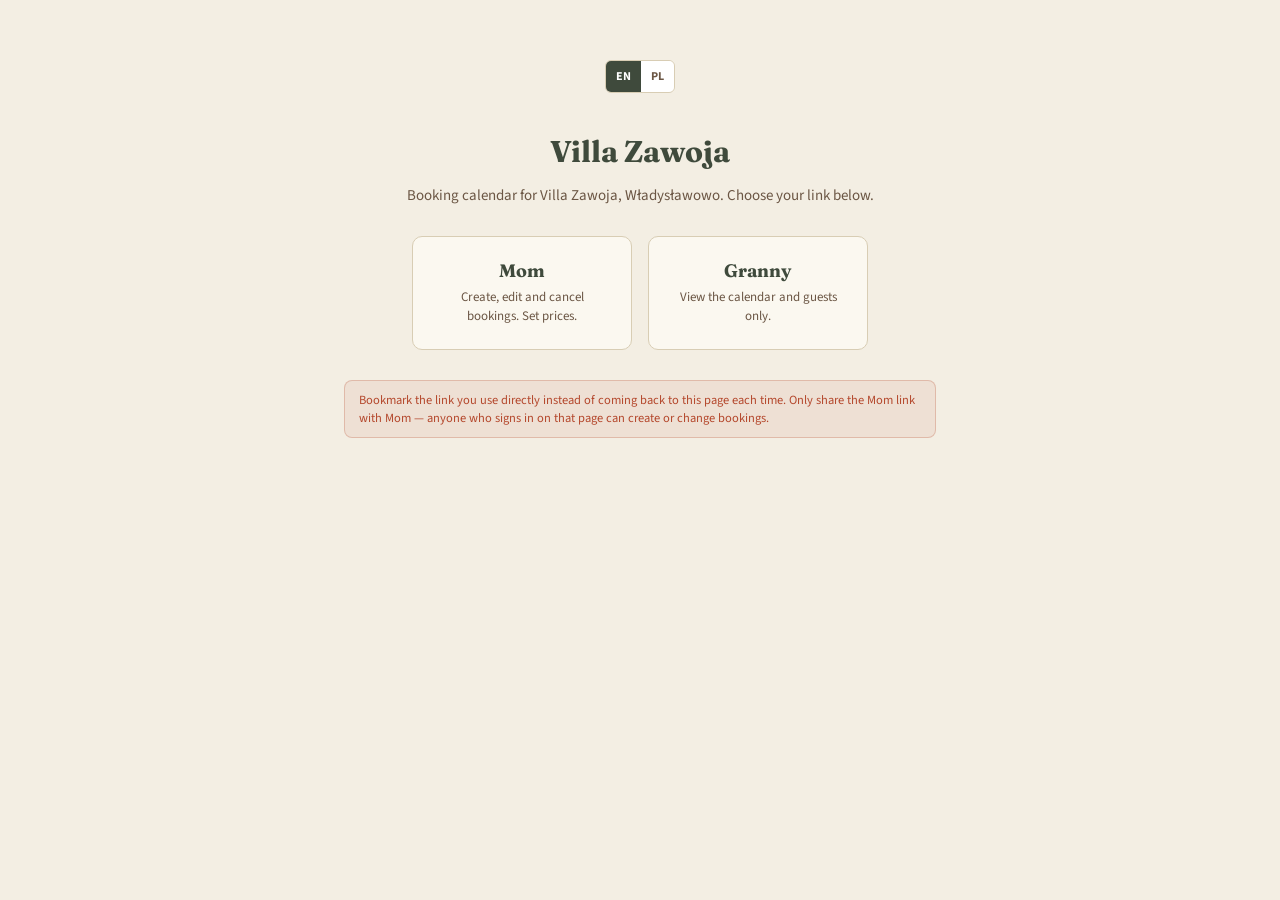
<file: index.html>
<!DOCTYPE html>
<html lang="en">
<head>
<meta charset="UTF-8">
<meta name="viewport" content="width=device-width, initial-scale=1">
<title>Villa Zawoja — Booking System</title>
<link rel="stylesheet" href="shared/styles.css">
</head>
<body>
<div class="landing">
  <div class="lang-toggle" id="langToggle" style="display:inline-flex; margin-bottom:20px;">
    <button data-lang="en" onclick="setLanguage('en')">EN</button>
    <button data-lang="pl" onclick="setLanguage('pl')">PL</button>
  </div>
  <h1>Villa Zawoja</h1>
  <p data-i18n="landingIntro">Booking calendar for Villa Zawoja, Władysławowo. Choose your link below.</p>
  <div class="landing-links">
    <a class="landing-card" href="mom/">
      <h2 data-i18n="landingMomTitle">Mom</h2>
      <p data-i18n="landingMomDesc">Create, edit and cancel bookings. Set prices.</p>
    </a>
    <a class="landing-card" href="granny/">
      <h2 data-i18n="landingGrannyTitle">Granny</h2>
      <p data-i18n="landingGrannyDesc">View the calendar and guests only.</p>
    </a>
  </div>
  <div class="landing-warning" data-i18n="landingWarning">
    Bookmark the link you use directly instead of coming back to this page each time. Only share the Mom link with Mom — anyone who signs in on that page can create or change bookings.
  </div>
</div>
<script src="shared/strings.js"></script>
<script>applyStrings(); updateLangToggleUI();</script>
</body>
</html>
</file>
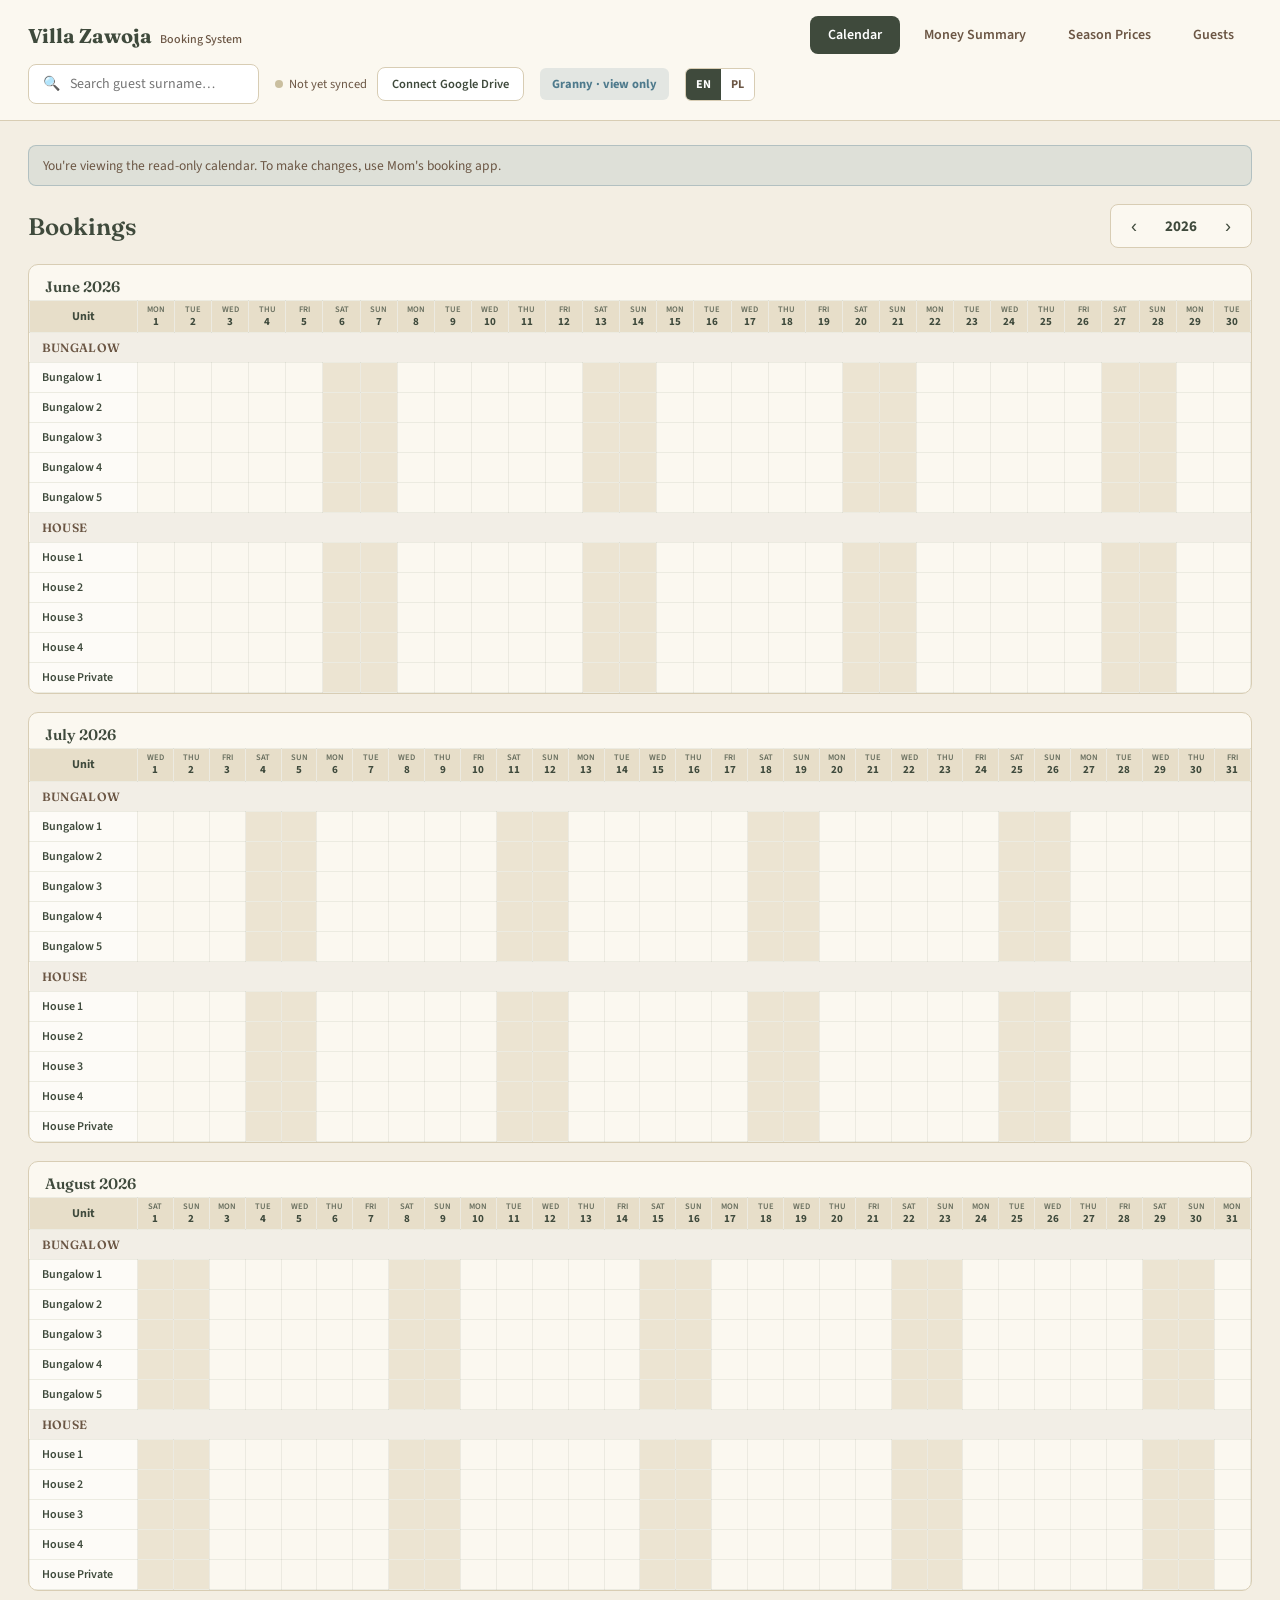
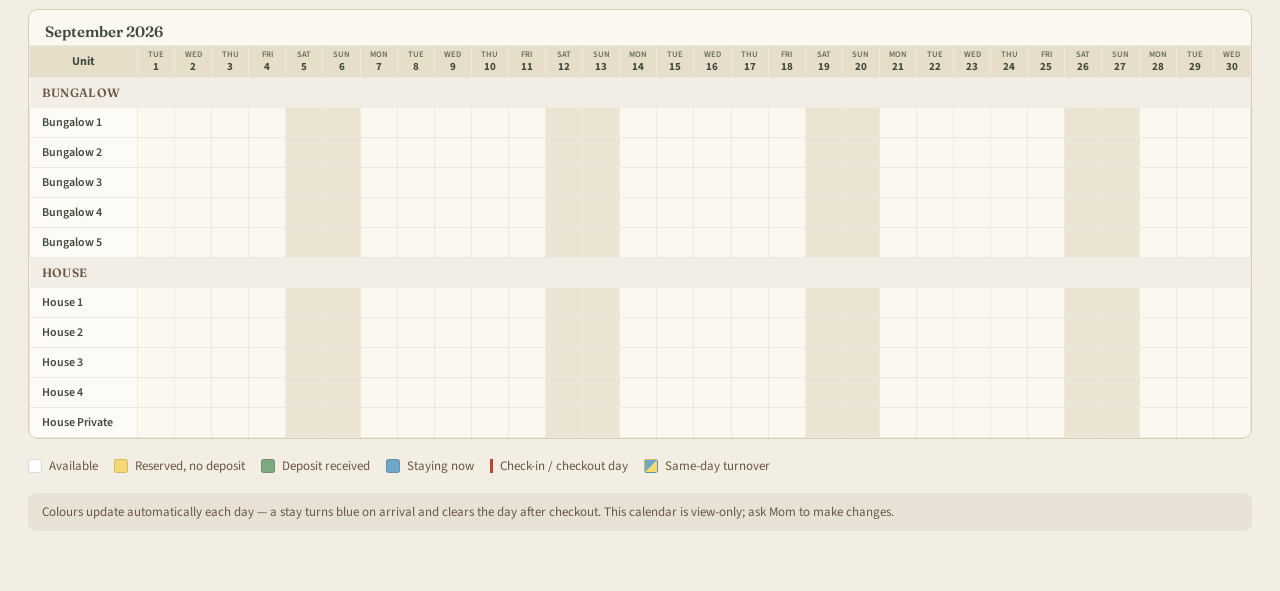
<file: granny/index.html>
<!DOCTYPE html>
<html lang="en">
<head>
<meta charset="UTF-8">
<meta name="viewport" content="width=device-width, initial-scale=1">
<title>Villa Zawoja — Booking Calendar (Granny)</title>
<link rel="stylesheet" href="../shared/styles.css">
</head>
<body>

<div class="toast" id="toast"></div>

<div class="topbar">
  <div class="brand"><span data-i18n="appName">Villa Zawoja</span> <small data-i18n="appTagline">Booking System</small></div>
  <div class="tabs">
    <button class="tab active" onclick="showScreen('calendar', this)" data-i18n="tabCalendar">Calendar</button>
    <button class="tab" onclick="showScreen('summary', this)" data-i18n="tabSummary">Money Summary</button>
    <button class="tab" onclick="showScreen('prices', this)" data-i18n="tabPrices">Season Prices</button>
    <button class="tab" onclick="showScreen('guests', this)" data-i18n="tabGuests">Guests</button>
  </div>
  <div style="display:flex; align-items:center; gap:16px; flex-wrap:wrap;">
    <div class="search-wrap">
      <div class="search-box">🔍 <input id="searchInput" data-i18n-placeholder="searchPlaceholder" placeholder="Search guest surname…" oninput="handleSearch(this.value)"></div>
      <div class="search-results" id="searchResults" style="display:none;"></div>
    </div>
    <div class="sync-bar">
      <div class="sync-status" id="syncStatus"><span class="sync-dot" id="syncDot"></span><span id="syncStatusText" data-i18n="neverSynced">Not yet synced</span></div>
      <button class="btn-secondary" id="connectBtn" style="padding:7px 14px; font-size:12.5px;" onclick="connectDrive()" data-i18n="connectDrive">Connect Google Drive</button>
    </div>
    <div class="role-badge" data-i18n="grannyViewBadge">Granny · view only</div>
    <div class="lang-toggle" id="langToggle">
      <button data-lang="en" onclick="setLanguage('en')">EN</button>
      <button data-lang="pl" onclick="setLanguage('pl')">PL</button>
    </div>
  </div>
</div>

<div class="page">

  <div class="screen active" id="screen-calendar">
    <div id="viewOnlyBanner" class="view-only-banner" data-i18n="viewOnlyBanner"></div>
    <div class="section-title">
      <h1 data-i18n="bookingsHeading">Bookings</h1>
      <div class="year-nav">
        <button id="prevYearBtn" onclick="changeYear(-1)">‹</button>
        <span class="year-label" id="yearLabel">2026</span>
        <button id="nextYearBtn" onclick="changeYear(1)">›</button>
      </div>
    </div>
    <div id="monthGrids"></div>
    <div class="legend">
      <div class="legend-item"><div class="swatch" style="background:#fff;"></div><span data-i18n="legendAvailable">Available</span></div>
      <div class="legend-item"><div class="swatch" style="background:var(--status-reserved)"></div><span data-i18n="legendReserved">Reserved, no deposit</span></div>
      <div class="legend-item"><div class="swatch" style="background:var(--status-deposit)"></div><span data-i18n="legendDeposit">Deposit received</span></div>
      <div class="legend-item"><div class="swatch" style="background:var(--status-staying)"></div><span data-i18n="legendStaying">Staying now</span></div>
      <div class="legend-item"><div class="dash-sample"></div><span data-i18n="legendCheckInOut">Check-in / checkout day</span></div>
      <div class="legend-item"><div class="swatch" style="background:linear-gradient(135deg,var(--status-staying) 49%,var(--status-reserved) 51%)"></div><span data-i18n="legendTurnover">Same-day turnover</span></div>
    </div>
    <div class="hint" id="calendarHint" data-i18n="calendarHintViewOnly"></div>
  </div>

  <div class="screen" id="screen-summary">
    <div class="section-title"><h1><span data-i18n="moneySummaryHeading">Money Summary — </span><span id="summaryYearLabel">2026</span></h1></div>
    <div class="summary-grid" id="summaryGrid"></div>
    <div class="deposits-section">
      <div class="section-title">
        <h1 style="font-size:19px;" data-i18n="depositsHeading">Current Bookings — Deposits &amp; Balances</h1>
        <p class="note" style="margin:0;" data-i18n="depositsNote">This season only</p>
      </div>
      <div id="depositsTableWrap"></div>
    </div>
  </div>

  <div class="screen" id="screen-prices">
    <div class="section-title">
      <h1><span data-i18n="pricesHeading">Season Prices — </span><span id="priceYearLabel">2026</span></h1>
      <span style="font-size:13px;color:var(--timber)" id="priceCopyNote"></span>
    </div>
    <div id="priceTableWrap"></div>
  </div>

  <div class="screen" id="screen-guests">
    <div class="section-title"><h1 data-i18n="guestsHeading">Guests</h1></div>
    <div class="guest-layout">
      <div class="guest-list" id="guestList"></div>
      <div class="profile-card" id="profileCard"></div>
    </div>
  </div>

</div>

<script src="https://accounts.google.com/gsi/client" async defer></script>
<script src="../shared/config.js"></script>
<script src="../shared/strings.js"></script>
<script>const CAN_EDIT = false;</script>
<script src="../shared/app-core.js"></script>
<script src="granny-app.js"></script>
</body>
</html>
</file>
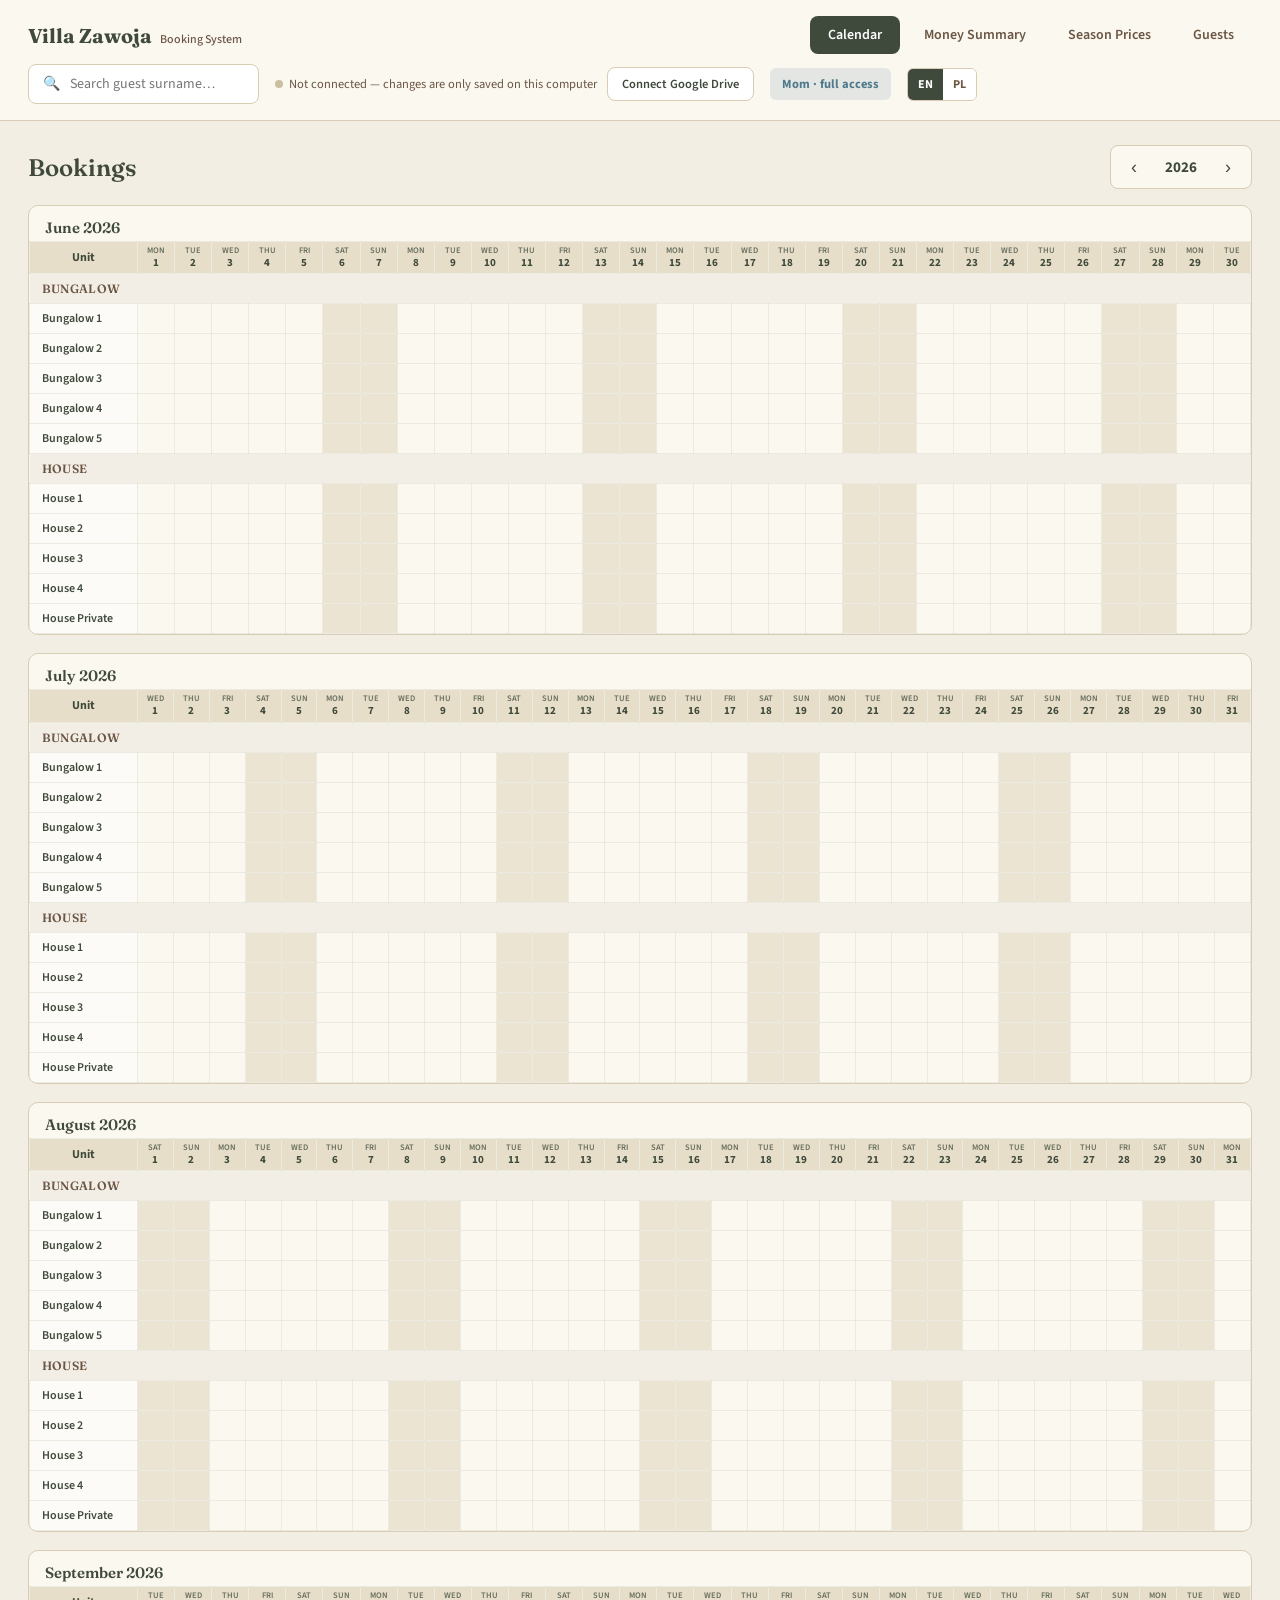
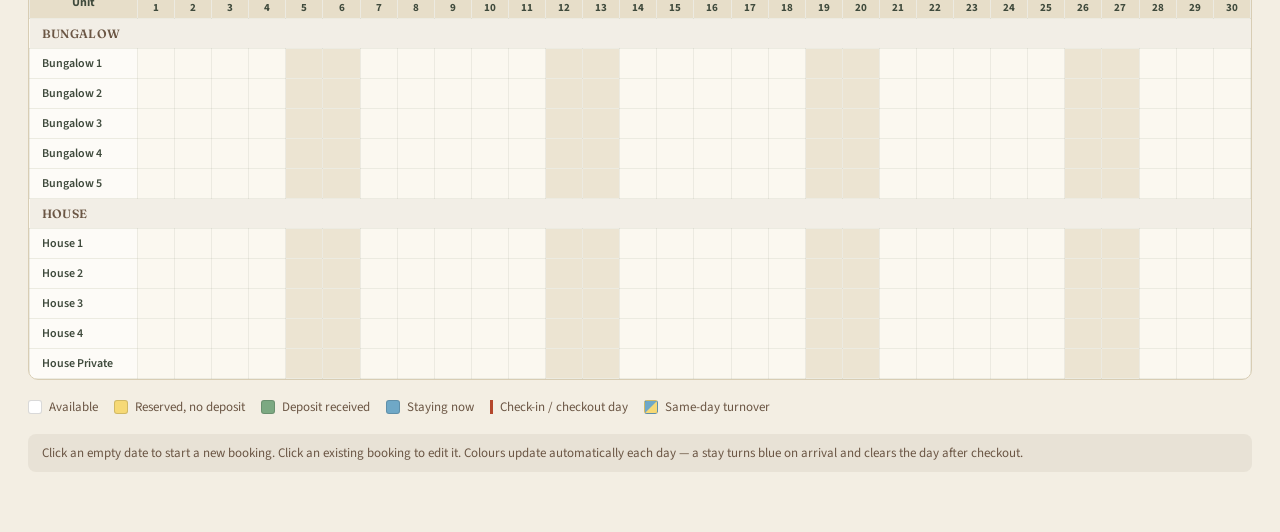
<file: mom/index.html>
<!DOCTYPE html>
<html lang="en">
<head>
<meta charset="UTF-8">
<meta name="viewport" content="width=device-width, initial-scale=1">
<title>Villa Zawoja — Booking System (Mom)</title>
<link rel="stylesheet" href="../shared/styles.css">
</head>
<body>

<div class="toast" id="toast"></div>

<div class="topbar">
  <div class="brand"><span data-i18n="appName">Villa Zawoja</span> <small data-i18n="appTagline">Booking System</small></div>
  <div class="tabs">
    <button class="tab active" onclick="showScreen('calendar', this)" data-i18n="tabCalendar">Calendar</button>
    <button class="tab" onclick="showScreen('summary', this)" data-i18n="tabSummary">Money Summary</button>
    <button class="tab" onclick="showScreen('prices', this)" data-i18n="tabPrices">Season Prices</button>
    <button class="tab" onclick="showScreen('guests', this)" data-i18n="tabGuests">Guests</button>
  </div>
  <div style="display:flex; align-items:center; gap:16px; flex-wrap:wrap;">
    <div class="search-wrap">
      <div class="search-box">🔍 <input id="searchInput" data-i18n-placeholder="searchPlaceholder" placeholder="Search guest surname…" oninput="handleSearch(this.value)"></div>
      <div class="search-results" id="searchResults" style="display:none;"></div>
    </div>
    <div class="sync-bar">
      <div class="sync-status" id="syncStatus"><span class="sync-dot" id="syncDot"></span><span id="syncStatusText" data-i18n="notConnected">Not connected — changes are only saved on this computer</span></div>
      <button class="btn-secondary" id="connectBtn" style="padding:7px 14px; font-size:12.5px;" onclick="connectDrive()" data-i18n="connectDrive">Connect Google Drive</button>
      <div class="share-row" id="shareRow" style="display:none;">
        <input type="text" id="shareEmail" data-i18n-placeholder="shareWithPlaceholder" placeholder="granny@example.com">
        <button class="btn-secondary" style="padding:6px 12px; font-size:12.5px;" onclick="shareWithGranny()" data-i18n="shareWithBtn">Share</button>
      </div>
    </div>
    <div class="role-badge" data-i18n="momEditBadge">Mom · full access</div>
    <div class="lang-toggle" id="langToggle">
      <button data-lang="en" onclick="setLanguage('en')">EN</button>
      <button data-lang="pl" onclick="setLanguage('pl')">PL</button>
    </div>
  </div>
</div>

<div class="page">

  <div class="screen active" id="screen-calendar">
    <div id="viewOnlyBanner" class="view-only-banner" style="display:none;" data-i18n="viewOnlyBanner"></div>
    <div class="section-title">
      <h1 data-i18n="bookingsHeading">Bookings</h1>
      <div class="year-nav">
        <button id="prevYearBtn" onclick="changeYear(-1)">‹</button>
        <span class="year-label" id="yearLabel">2026</span>
        <button id="nextYearBtn" onclick="changeYear(1)">›</button>
      </div>
    </div>
    <div id="monthGrids"></div>
    <div class="legend">
      <div class="legend-item"><div class="swatch" style="background:#fff;"></div><span data-i18n="legendAvailable">Available</span></div>
      <div class="legend-item"><div class="swatch" style="background:var(--status-reserved)"></div><span data-i18n="legendReserved">Reserved, no deposit</span></div>
      <div class="legend-item"><div class="swatch" style="background:var(--status-deposit)"></div><span data-i18n="legendDeposit">Deposit received</span></div>
      <div class="legend-item"><div class="swatch" style="background:var(--status-staying)"></div><span data-i18n="legendStaying">Staying now</span></div>
      <div class="legend-item"><div class="dash-sample"></div><span data-i18n="legendCheckInOut">Check-in / checkout day</span></div>
      <div class="legend-item"><div class="swatch" style="background:linear-gradient(135deg,var(--status-staying) 49%,var(--status-reserved) 51%)"></div><span data-i18n="legendTurnover">Same-day turnover</span></div>
    </div>
    <div class="hint" id="calendarHint" data-i18n="calendarHint"></div>
  </div>

  <div class="screen" id="screen-summary">
    <div class="section-title"><h1><span data-i18n="moneySummaryHeading">Money Summary — </span><span id="summaryYearLabel">2026</span></h1></div>
    <div class="summary-grid" id="summaryGrid"></div>
    <div class="deposits-section">
      <div class="section-title">
        <h1 style="font-size:19px;" data-i18n="depositsHeading">Current Bookings — Deposits &amp; Balances</h1>
        <p class="note" style="margin:0;" data-i18n="depositsNote">This season only</p>
      </div>
      <div id="depositsTableWrap"></div>
    </div>
  </div>

  <div class="screen" id="screen-prices">
    <div class="section-title">
      <h1><span data-i18n="pricesHeading">Season Prices — </span><span id="priceYearLabel">2026</span></h1>
      <span style="font-size:13px;color:var(--timber)" id="priceCopyNote"></span>
    </div>
    <div id="priceTableWrap"></div>
    <div style="margin-top:18px;"><button class="btn-primary" id="savePricesBtn" onclick="savePrices()" data-i18n="savePricesBtn">Save prices</button></div>
  </div>

  <div class="screen" id="screen-guests">
    <div class="section-title"><h1 data-i18n="guestsHeading">Guests</h1></div>
    <div class="guest-layout">
      <div class="guest-list" id="guestList"></div>
      <div class="profile-card" id="profileCard"></div>
    </div>
  </div>

</div>

<div class="modal-overlay" id="modalOverlay" style="display:none;">
  <div class="modal">
    <h2 id="modalTitle">New booking</h2>
    <div class="sub" id="modalSub"></div>
    <div class="warning-box" id="turnoverWarning" style="display:none;"></div>
    <div class="error-box" id="errorBox" style="display:none;"></div>
    <input type="hidden" id="f_unit">
    <input type="hidden" id="f_editId">
    <div class="row-2">
      <div class="field"><label data-i18n="fieldStart">Start date</label><input type="date" id="f_start" onchange="onDatesChanged()"></div>
      <div class="field"><label data-i18n="fieldEnd">End date (checkout day)</label><input type="date" id="f_end" onchange="onDatesChanged()"></div>
    </div>
    <div class="field"><label data-i18n="fieldSurname">Guest surname</label><input type="text" id="f_surname"></div>
    <div class="field"><label data-i18n="fieldPhone">Phone number</label><input type="text" id="f_phone"></div>
    <div class="field">
      <label data-i18n="fieldRates">Nightly rate by month (zł)</label>
      <div id="ratesContainer" class="rates-container"></div>
    </div>
    <div class="row-2">
      <div class="field"><label data-i18n="fieldDiscount">Discount (zł)</label><input type="number" id="f_discount" onchange="recalcBalance()"></div>
      <div class="field">
        <label data-i18n="fieldDeposit">Deposit / Paid (zł)</label>
        <input type="number" id="f_deposit" onchange="recalcBalance()">
        <div class="add-payment-row">
          <input type="number" id="f_addPayment" data-i18n-placeholder="addPaymentPlaceholder" placeholder="Add a payment (zł)">
          <button type="button" class="btn-secondary" onclick="addPayment()" data-i18n="addPaymentBtn">Add</button>
        </div>
      </div>
    </div>
    <div class="field"><label data-i18n="fieldNote">Note (optional)</label><textarea rows="2" id="f_note"></textarea></div>
    <div class="balance-line"><span data-i18n="outstandingBalance">Outstanding balance</span><span id="f_balance">0 zł</span></div>
    <div class="modal-actions">
      <div>
        <button class="btn-danger" id="cancelBookingBtn" style="display:none;" onclick="cancelBooking()" data-i18n="clearBooking">Clear booking</button>
      </div>
      <div class="right-group">
        <button class="btn-secondary" onclick="closeModal()" data-i18n="cancel">Cancel</button>
        <button class="btn-primary" onclick="saveBooking()" data-i18n="saveBooking">Save booking</button>
      </div>
    </div>
  </div>
</div>

<script src="https://accounts.google.com/gsi/client" async defer></script>
<script src="../shared/config.js"></script>
<script src="../shared/strings.js"></script>
<script>const CAN_EDIT = true;</script>
<script src="../shared/app-core.js"></script>
<script src="mom-app.js"></script>
</body>
</html>
</file>
<file: shared/styles.css>
@import url('https://fonts.googleapis.com/css2?family=Fraunces:opsz,wght@9..144,500;9..144,600;9..144,700&family=Source+Sans+3:wght@400;500;600;700&display=swap');

:root {
  --font-display: 'Fraunces', serif;
  --font-body: 'Source Sans 3', sans-serif;
  --bg: #F3EEE3;
  --bg-panel: #FBF8F0;
  --bg-header: #E7DEC9;
  --bg-weekend: #ECE4D2;
  --border: #D8CDB4;
  --pine: #3F4A3C;
  --timber: #6B5644;
  --sea: #4E7A8C;
  --clay: #B4472C;
  --status-available: #ffffff;
  --status-reserved: #F6D976;
  --status-deposit: #7CA982;
  --status-staying: #6FA8C7;
  --radius: 10px;
}
* { box-sizing: border-box; }
body { margin: 0; font-family: var(--font-body); background: var(--bg); color: var(--pine); }

.topbar { display: flex; align-items: center; justify-content: space-between; padding: 16px 28px; border-bottom: 1px solid var(--border); background: var(--bg-panel); flex-wrap: wrap; gap: 10px; }
.topbar .brand { font-family: var(--font-display); font-weight: 700; font-size: 20px; display: flex; align-items: baseline; gap: 8px; }
.topbar .brand small { font-family: var(--font-body); font-weight: 500; font-size: 12px; color: var(--timber); }
.topbar .tabs { display: flex; gap: 6px; flex-wrap: wrap; }
.tab { font-family: var(--font-body); font-size: 14px; font-weight: 600; padding: 9px 18px; border-radius: 8px; cursor: pointer; color: var(--timber); background: transparent; border: none; }
.tab.active { background: var(--pine); color: #fff; }
.search-box { display: flex; align-items: center; gap: 8px; background: #fff; border: 1px solid var(--border); border-radius: 8px; padding: 8px 14px; font-size: 14px; color: var(--pine); min-width: 220px; }
.search-box input { border: none; outline: none; font-family: var(--font-body); font-size: 14px; flex: 1; background: transparent; color: var(--pine); }
.search-results { position: absolute; background: #fff; border: 1px solid var(--border); border-radius: 8px; margin-top: 6px; width: 260px; max-height: 260px; overflow-y: auto; box-shadow: 0 6px 20px rgba(0,0,0,0.12); z-index: 60; }
.search-results div { padding: 10px 14px; font-size: 13.5px; cursor: pointer; border-bottom: 1px solid var(--border); }
.search-results div:hover { background: var(--bg-header); }
.search-results div:last-child { border-bottom: none; }
.search-wrap { position: relative; }

.role-switch { display: flex; align-items: center; gap: 8px; font-size: 12.5px; color: var(--timber); }
.role-badge { font-weight: 700; font-size: 12.5px; padding: 7px 12px; border-radius: 6px; background: rgba(78,122,140,0.14); color: var(--sea); white-space: nowrap; }

.lang-toggle { display: flex; border: 1px solid var(--border); border-radius: 6px; overflow: hidden; }
.lang-toggle button { font-family: var(--font-body); font-size: 12px; font-weight: 700; padding: 7px 10px; border: none; background: #fff; color: var(--timber); cursor: pointer; }
.lang-toggle button.active { background: var(--pine); color: #fff; }

.sync-bar { display: flex; align-items: center; gap: 10px; font-size: 12.5px; color: var(--timber); flex-wrap: wrap; }
.sync-status { display: flex; align-items: center; gap: 6px; white-space: nowrap; }
.sync-dot { width: 8px; height: 8px; border-radius: 50%; background: #cabf9f; flex-shrink: 0; }
.sync-dot.ok { background: var(--status-deposit); }
.sync-dot.error { background: var(--clay); }
.sync-dot.pending { background: var(--status-reserved); }
.share-row { display: flex; align-items: center; gap: 8px; }
.share-row input { font-family: var(--font-body); font-size: 12.5px; padding: 6px 10px; border: 1px solid var(--border); border-radius: 6px; width: 190px; }

.page { max-width: 1280px; margin: 0 auto; padding: 24px 28px 60px; }
.section-title { display: flex; align-items: center; justify-content: space-between; margin-bottom: 16px; flex-wrap: wrap; gap: 12px; }
.section-title h1 { font-family: var(--font-display); font-size: 24px; font-weight: 600; margin: 0; }
.section-title p.note { font-size: 13px; color: var(--timber); margin: 4px 0 0; }

.year-nav { display: flex; align-items: center; gap: 10px; background: var(--bg-panel); border: 1px solid var(--border); border-radius: 8px; padding: 6px 8px; }
.year-nav button { background: none; border: none; font-size: 18px; color: var(--pine); cursor: pointer; width: 30px; height: 30px; border-radius: 6px; }
.year-nav button:hover { background: var(--bg-header); }
.year-nav button:disabled { opacity: 0.3; cursor: not-allowed; }
.year-nav .year-label { font-weight: 700; font-size: 15px; padding: 0 6px; }

.btn-primary { font-family: var(--font-body); font-weight: 700; font-size: 14px; background: var(--pine); color: #fff; border: none; border-radius: 8px; padding: 11px 20px; cursor: pointer; }
.btn-primary:disabled { opacity: 0.4; cursor: not-allowed; }
.btn-secondary { font-family: var(--font-body); font-weight: 600; font-size: 14px; background: #fff; color: var(--pine); border: 1px solid var(--border); border-radius: 8px; padding: 10px 18px; cursor: pointer; }
.btn-danger { font-family: var(--font-body); font-weight: 600; font-size: 13px; background: #fff; color: var(--clay); border: 1px solid var(--clay); border-radius: 8px; padding: 9px 16px; cursor: pointer; }

.grid-shell { border: 1px solid var(--border); border-radius: var(--radius); background: var(--bg-panel); overflow-x: auto; }
.month-strip { display: flex; font-family: var(--font-display); font-size: 15px; font-weight: 600; padding: 12px 16px 4px; }

table { border-collapse: collapse; width: 100%; font-size: 12px; table-layout: fixed; min-width: 900px; }
th, td { border: 1px solid rgba(63,74,60,0.08); padding: 0; text-align: center; height: 28px; position: relative; }
.unit-col { width: 108px; }
.grid-header th { background: var(--bg-header); color: var(--pine); font-weight: 700; padding: 3px 2px; line-height: 1.3; }
.grid-header .dow { display:block; font-size: 8.5px; font-weight: 600; opacity: 0.75; text-transform: uppercase; }
.grid-header .dnum { display:block; font-size: 11px; font-weight: 700; }
.weekend { background: var(--bg-weekend); }
.today-col { box-shadow: inset 0 0 0 2px var(--clay); }

.unit-group-label td { font-family: var(--font-display); font-size: 12px; font-weight: 600; text-align: left; padding: 7px 12px !important; border: none; letter-spacing: 0.03em; text-transform: uppercase; color: var(--timber); background: rgba(107,86,68,0.06); }
.unit-label-cell { font-weight: 600; font-size: 12px; text-align: left; padding: 6px 12px !important; white-space: nowrap; background: rgba(255,255,255,0.5); }

.status-reserved { background: var(--status-reserved); color: var(--pine); cursor: pointer; }
.status-deposit { background: var(--status-deposit); color: var(--pine); cursor: pointer; }
.status-staying { background: var(--status-staying); color: var(--pine); cursor: pointer; }
td.status-available:hover { background: #f0ebdd; cursor: pointer; }
td.status-available.locked:hover { background: transparent; cursor: default; }

.dash-in::before, .dash-out::after { content: ""; position: absolute; top: 4px; bottom: 4px; width: 3px; background: var(--clay); }
.dash-in::before { left: 0; }
.dash-out::after { right: 0; }

.surname-label { position: absolute; top: 50%; left: 4px; transform: translateY(-50%); font-size: 10px; font-weight: 700; white-space: nowrap; z-index: 2; pointer-events: none; max-width: 95%; overflow: hidden; text-overflow: ellipsis; }
.surname-label-inline { font-size: 10.5px; font-weight: 700; display: block; text-align: left; padding: 0 6px; white-space: nowrap; overflow: hidden; text-overflow: ellipsis; }

.split-cell { cursor: pointer; }

.legend { display: flex; flex-wrap: wrap; gap: 16px; margin-top: 14px; font-size: 13px; color: var(--timber); }
.legend-item { display: flex; align-items: center; gap: 7px; }
.swatch { width: 14px; height: 14px; border-radius: 3px; border: 1px solid rgba(0,0,0,0.15); }
.dash-sample { width: 3px; height: 14px; background: var(--clay); }

.hint { margin-top: 18px; font-size: 13px; color: var(--timber); background: rgba(107,86,68,0.08); border-radius: 8px; padding: 10px 14px; }
.view-only-banner { margin-bottom: 18px; font-size: 13.5px; color: var(--timber); background: rgba(78,122,140,0.12); border: 1px solid rgba(78,122,140,0.3); border-radius: 8px; padding: 10px 14px; }

.modal-overlay { position: fixed; inset: 0; background: rgba(63,54,40,0.35); display: flex; align-items: center; justify-content: center; z-index: 100; }
.modal { background: var(--bg-panel); border-radius: 14px; padding: 28px 30px; width: 440px; max-height: 90vh; overflow-y: auto; box-shadow: 0 10px 40px rgba(0,0,0,0.25); border: 1px solid var(--border); }
.modal h2 { font-family: var(--font-display); font-size: 20px; margin: 0 0 4px; }
.modal .sub { font-size: 13px; color: var(--timber); margin-bottom: 20px; }
.field { margin-bottom: 14px; }
.field label { display: block; font-size: 12.5px; font-weight: 700; color: var(--timber); margin-bottom: 5px; }
.field input, .field textarea { width: 100%; font-family: var(--font-body); font-size: 14px; padding: 10px 12px; border: 1px solid var(--border); border-radius: 7px; background: #fff; color: var(--pine); }
.field input:invalid, .field input.err { border-color: var(--clay); }
.field .err-msg { color: var(--clay); font-size: 12px; margin-top: 4px; display: none; }
.row-2 { display: flex; gap: 12px; }
.row-2 .field { flex: 1; }
.rates-container { display: flex; flex-direction: column; gap: 8px; }
.rate-row { display: flex; align-items: center; justify-content: space-between; gap: 10px; background: rgba(107,86,68,0.06); border-radius: 7px; padding: 8px 10px 8px 12px; }
.rate-row .rate-row-label { font-size: 13px; font-weight: 600; color: var(--pine); }
.rate-row .rate-row-nights { font-weight: 400; color: var(--timber); font-size: 12px; }
.rate-row input { width: 90px; padding: 6px 8px; border: 1px solid var(--border); border-radius: 6px; font-size: 13.5px; text-align: right; }

.add-payment-row { display: flex; gap: 8px; margin-top: 8px; }
.add-payment-row input { flex: 1; font-family: var(--font-body); font-size: 13px; padding: 8px 10px; border: 1px solid var(--border); border-radius: 6px; background: #fff; color: var(--pine); }
.add-payment-row button { padding: 8px 14px; font-size: 13px; }

.balance-line { display: flex; justify-content: space-between; background: rgba(78,122,140,0.1); border-radius: 8px; padding: 10px 14px; font-size: 13.5px; font-weight: 700; color: var(--sea); margin-bottom: 18px; }
.modal-actions { display: flex; gap: 10px; justify-content: space-between; margin-top: 4px; }
.modal-actions .right-group { display: flex; gap: 10px; }
.warning-box { background: #FCF0DE; border: 1px solid #E8C583; color: #7A5A18; font-size: 12.5px; padding: 9px 12px; border-radius: 7px; margin-bottom: 14px; }
.error-box { background: #FBE4DE; border: 1px solid var(--clay); color: #8a3016; font-size: 12.5px; padding: 9px 12px; border-radius: 7px; margin-bottom: 14px; }

.guest-layout { display: flex; gap: 24px; align-items: flex-start; flex-wrap: wrap; }
.guest-list { background: var(--bg-panel); border: 1px solid var(--border); border-radius: var(--radius); width: 260px; overflow: hidden; max-height: 560px; overflow-y: auto; }
.guest-list-item { padding: 12px 16px; font-size: 14px; font-weight: 600; border-bottom: 1px solid var(--border); cursor: pointer; }
.guest-list-item:last-child { border-bottom: none; }
.guest-list-item:hover { background: var(--bg-header); }
.guest-list-item.active { background: var(--pine); color: #fff; }

.profile-card { background: var(--bg-panel); border: 1px solid var(--border); border-radius: var(--radius); padding: 24px; flex: 1; min-width: 320px; max-width: 440px; }
.profile-card h2 { font-family: var(--font-display); font-size: 22px; margin: 0 0 4px; }
.profile-card .meta { color: var(--timber); font-size: 13px; margin-bottom: 20px; }
.profile-row { display: flex; justify-content: space-between; padding: 10px 0; border-bottom: 1px solid var(--border); font-size: 14px; gap: 10px; }
.profile-row span:first-child { color: var(--timber); font-weight: 600; flex-shrink: 0; }
.profile-row span:last-child { font-weight: 600; text-align: right; }
.profile-edit-field { margin-top: 14px; }
.profile-edit-field label { display: block; font-size: 12px; font-weight: 700; color: var(--timber); margin-bottom: 4px; }
.profile-edit-field input, .profile-edit-field select { width: 100%; padding: 8px 10px; border: 1px solid var(--border); border-radius: 6px; font-size: 13.5px; }

.price-table { border-collapse: collapse; width: 100%; max-width: 640px; }
.price-table th, .price-table td { border: 1px solid var(--border); padding: 10px 14px; font-size: 13.5px; text-align: left; }
.price-table th { background: var(--bg-header); font-weight: 700; }
.price-table input { width: 90px; padding: 6px 8px; border: 1px solid var(--border); border-radius: 6px; font-size: 13.5px; }
.price-table input:disabled { background: rgba(0,0,0,0.04); color: var(--timber); }

.summary-grid { display: grid; grid-template-columns: repeat(4, 1fr); gap: 16px; margin-top: 8px; }
@media (max-width: 800px) { .summary-grid { grid-template-columns: repeat(2, 1fr); } }
.summary-card { background: var(--bg-panel); border: 1px solid var(--border); border-radius: var(--radius); padding: 18px; }
.summary-card .month { font-family: var(--font-display); font-size: 15px; font-weight: 600; margin-bottom: 10px; }
.summary-card .amount { font-size: 22px; font-weight: 700; }
.summary-card .compare { font-size: 12.5px; color: var(--timber); margin-top: 6px; }
.summary-card .compare .up { color: var(--status-deposit); font-weight: 700; }
.summary-card .compare .down { color: var(--clay); font-weight: 700; }

.deposits-section { margin-top: 32px; }
.deposits-table { border-collapse: collapse; width: 100%; max-width: 820px; }
.deposits-table th, .deposits-table td { border: 1px solid var(--border); padding: 10px 14px; font-size: 13.5px; text-align: left; }
.deposits-table th { background: var(--bg-header); font-weight: 700; }
.deposits-table .paid { color: var(--status-deposit); font-weight: 700; }
.deposits-table .owed { color: var(--clay); font-weight: 700; }
.deposits-table .owed.zero { color: var(--status-deposit); }
.status-badge { display: inline-block; font-size: 11.5px; font-weight: 700; padding: 4px 9px; border-radius: 5px; white-space: nowrap; }
.status-badge.paid { background: rgba(124,169,130,0.2); color: #3f6b46; }
.status-badge.due { background: rgba(180,71,44,0.12); color: var(--clay); }
.btn-mark-paid { font-family: var(--font-body); font-size: 11.5px; font-weight: 700; padding: 4px 9px; border-radius: 5px; border: 1px solid var(--border); background: #fff; color: var(--pine); cursor: pointer; }
.btn-mark-paid:hover { background: var(--bg-header); }
.empty-note { font-size: 13.5px; color: var(--timber); padding: 14px 0; }

.screen { display: none; }
.screen.active { display: block; }
.toast { position: fixed; bottom: 24px; left: 50%; transform: translateX(-50%); background: var(--pine); color: #fff; padding: 12px 22px; border-radius: 8px; font-size: 14px; font-weight: 600; box-shadow: 0 6px 20px rgba(0,0,0,0.2); z-index: 200; opacity: 0; transition: opacity 0.25s; pointer-events: none; }
.toast.show { opacity: 1; }

/* ---- landing page (repo root index.html) ---- */
.landing { max-width: 640px; margin: 60px auto; padding: 0 24px; text-align: center; }
.landing h1 { font-family: var(--font-display); font-size: 30px; margin-bottom: 6px; }
.landing p { color: var(--timber); font-size: 15px; line-height: 1.5; }
.landing-links { display: flex; gap: 16px; justify-content: center; margin-top: 28px; flex-wrap: wrap; }
.landing-card { display: block; text-decoration: none; background: var(--bg-panel); border: 1px solid var(--border); border-radius: var(--radius); padding: 22px 26px; width: 220px; color: var(--pine); }
.landing-card h2 { font-family: var(--font-display); font-size: 18px; margin: 0 0 6px; }
.landing-card p { font-size: 13px; margin: 0; }
.landing-warning { margin-top: 30px; font-size: 12.5px; color: var(--clay); background: rgba(180,71,44,0.08); border: 1px solid rgba(180,71,44,0.25); border-radius: 8px; padding: 10px 14px; text-align: left; }
</file>
